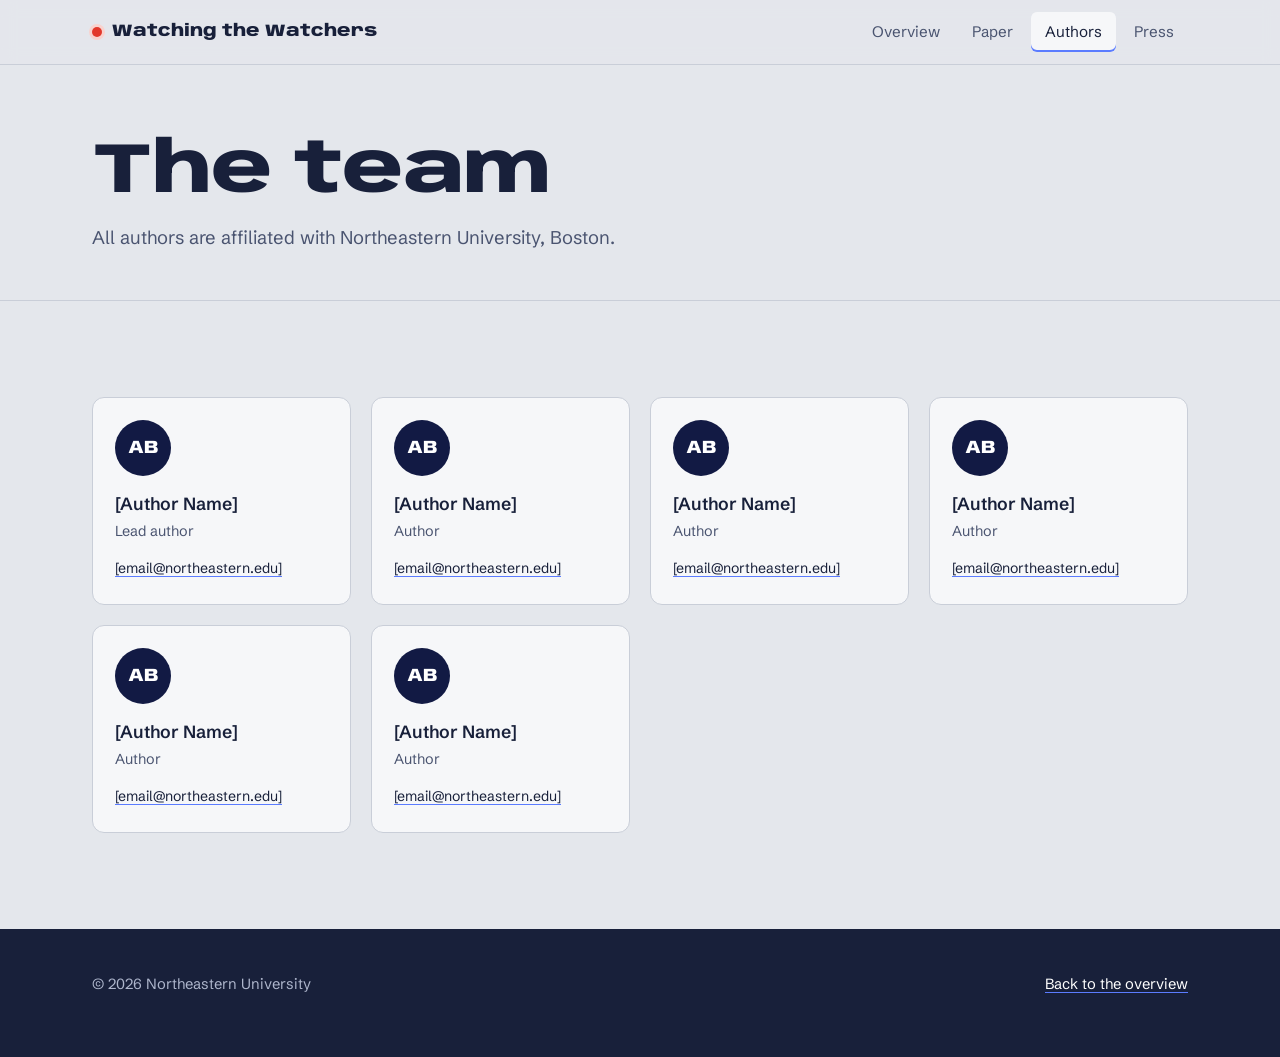
<file: authors.html>
<!DOCTYPE html>
<html lang="en">
<head>
<meta charset="UTF-8">
<meta name="viewport" content="width=device-width, initial-scale=1, viewport-fit=cover">
<title>Authors | Watching the Watchers</title>
<link rel="preconnect" href="https://fonts.googleapis.com">
<link rel="preconnect" href="https://fonts.gstatic.com" crossorigin>
<link href="https://fonts.googleapis.com/css2?family=Anybody:wdth,wght@50..150,400..900&family=Schibsted+Grotesk:wght@400;500;600;700&display=swap" rel="stylesheet">
<link rel="stylesheet" href="styles.css">
</head>
<body>

<nav class="top" aria-label="Main">
  <div class="wrap">
    <a class="brand" href="index.html"><span class="led" aria-hidden="true"></span>Watching the Watchers</a>
    <div class="links">
      <a href="index.html">Overview</a>
      <a href="paper.html">Paper</a>
      <a href="authors.html" class="active" aria-current="page">Authors</a>
      <a href="coverage.html">Press</a>
    </div>
  </div>
</nav>

<header class="page-head">
  <div class="wrap">
    <h1>The team</h1>
    <p>All authors are affiliated with Northeastern University, Boston.</p>
  </div>
</header>

<section>
  <div class="wrap">
    <!-- Copy a "person" block per author. Replace AB with their initials, or add a photo. -->
    <div class="people">

      <div class="person">
        <div class="avatar"><!-- optional: <img src="images/people/name.jpg" alt=""> -->AB</div>
        <div class="name"><a href="[personal website]" target="_blank" rel="noopener">[Author Name]</a></div>
        <div class="role">Lead author</div>
        <a class="email" href="mailto:[email]">[email@northeastern.edu]</a>
      </div>

      <div class="person">
        <div class="avatar"><!-- optional: <img src="images/people/name.jpg" alt=""> -->AB</div>
        <div class="name"><a href="[personal website]" target="_blank" rel="noopener">[Author Name]</a></div>
        <div class="role">Author</div>
        <a class="email" href="mailto:[email]">[email@northeastern.edu]</a>
      </div>

      <div class="person">
        <div class="avatar"><!-- optional: <img src="images/people/name.jpg" alt=""> -->AB</div>
        <div class="name"><a href="[personal website]" target="_blank" rel="noopener">[Author Name]</a></div>
        <div class="role">Author</div>
        <a class="email" href="mailto:[email]">[email@northeastern.edu]</a>
      </div>

      <div class="person">
        <div class="avatar"><!-- optional: <img src="images/people/name.jpg" alt=""> -->AB</div>
        <div class="name"><a href="[personal website]" target="_blank" rel="noopener">[Author Name]</a></div>
        <div class="role">Author</div>
        <a class="email" href="mailto:[email]">[email@northeastern.edu]</a>
      </div>

      <div class="person">
        <div class="avatar"><!-- optional: <img src="images/people/name.jpg" alt=""> -->AB</div>
        <div class="name"><a href="[personal website]" target="_blank" rel="noopener">[Author Name]</a></div>
        <div class="role">Author</div>
        <a class="email" href="mailto:[email]">[email@northeastern.edu]</a>
      </div>

      <div class="person">
        <div class="avatar"><!-- optional: <img src="images/people/name.jpg" alt=""> -->AB</div>
        <div class="name"><a href="[personal website]" target="_blank" rel="noopener">[Author Name]</a></div>
        <div class="role">Author</div>
        <a class="email" href="mailto:[email]">[email@northeastern.edu]</a>
      </div>
    </div>
  </div>
</section>

<footer>
  <div class="wrap">
    <p>© 2026 Northeastern University</p>
    <p><a href="index.html">Back to the overview</a></p>
  </div>
</footer>

</body>
</html>
</file>
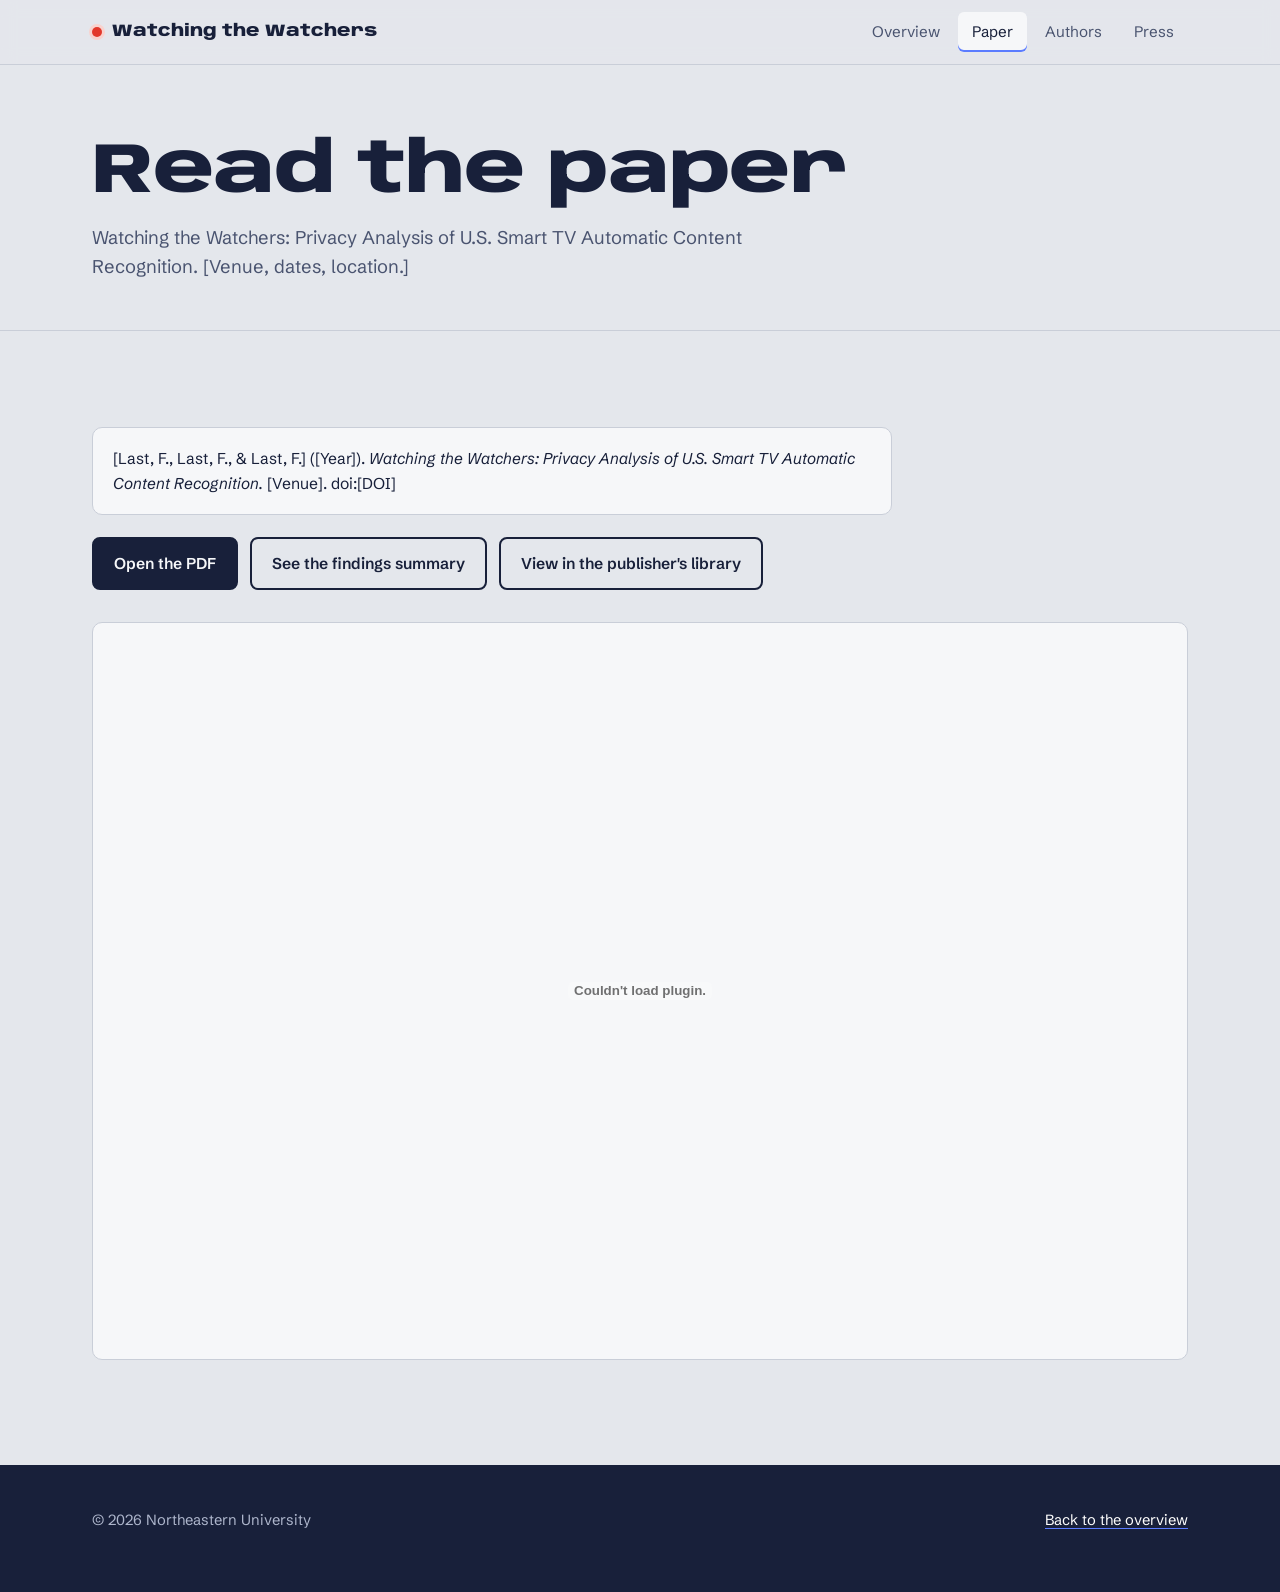
<file: paper.html>
<!DOCTYPE html>
<html lang="en">
<head>
<meta charset="UTF-8">
<meta name="viewport" content="width=device-width, initial-scale=1, viewport-fit=cover">
<title>Paper | Watching the Watchers</title>
<link rel="preconnect" href="https://fonts.googleapis.com">
<link rel="preconnect" href="https://fonts.gstatic.com" crossorigin>
<link href="https://fonts.googleapis.com/css2?family=Anybody:wdth,wght@50..150,400..900&family=Schibsted+Grotesk:wght@400;500;600;700&display=swap" rel="stylesheet">
<link rel="stylesheet" href="styles.css">
</head>
<body>

<nav class="top" aria-label="Main">
  <div class="wrap">
    <a class="brand" href="index.html"><span class="led" aria-hidden="true"></span>Watching the Watchers</a>
    <div class="links">
      <a href="index.html">Overview</a>
      <a href="paper.html" class="active" aria-current="page">Paper</a>
      <a href="authors.html">Authors</a>
      <a href="coverage.html">Press</a>
    </div>
  </div>
</nav>

<header class="page-head">
  <div class="wrap">
    <h1>Read the paper</h1>
    <p>Watching the Watchers: Privacy Analysis of U.S. Smart TV Automatic Content Recognition. [Venue, dates, location.]</p>
  </div>
</header>

<section>
  <div class="wrap">
    <div class="cite-block">
      [Last, F., Last, F., &amp; Last, F.] ([Year]). <i>Watching the Watchers: Privacy Analysis of U.S. Smart TV Automatic Content Recognition.</i> [Venue]. doi:[DOI]
    </div>
    <div class="paper-actions">
      <a class="btn solid" href="paper.pdf" target="_blank" rel="noopener">Open the PDF</a>
      <a class="btn" href="index.html#findings">See the findings summary</a>
      <a class="btn" href="https://doi.org/[DOI]" target="_blank" rel="noopener">View in the publisher's library</a>
    </div>
    <!-- Put the PDF next to this file as paper.pdf -->
    <embed class="pdf-frame" type="application/pdf" src="paper.pdf">
  </div>
</section>

<footer>
  <div class="wrap">
    <p>© 2026 Northeastern University</p>
    <p><a href="index.html">Back to the overview</a></p>
  </div>
</footer>

</body>
</html>
</file>
<file: styles.css>
/* ==========================================================
   Watching the Watchers — site styles
   Palette: a living room at night. Matte TV-plastic walls,
   a deep indigo screen, its blue glow, and the red standby LED
   reserved for privacy problems.
   ========================================================== */
:root{
  --wall:      #E4E7EC;  /* page background */
  --paper:     #F6F7F9;  /* alternate sections, cards */
  --ink:       #18203A;  /* text, bezel */
  --ink-2:     #4A5470;  /* secondary text */
  --rule:      #C9CED8;  /* borders on light */
  --screen:    #121A44;  /* TV screen, dark panels */
  --screen-2:  #1C2560;
  --glow:      #5B7CFF;  /* screen light, links, opted-in traffic */
  --glow-soft: #C9D3FF;
  --led:       #E2382B;  /* standby LED: violations, opted-out traffic */
  --led-soft:  #F8D3CF;
  --display: 'Anybody', 'Arial Narrow', sans-serif;
  --body: 'Schibsted Grotesk', system-ui, sans-serif;
  color-scheme: light;
}
*{ box-sizing:border-box; }
html{ scroll-behavior:smooth; scroll-padding-top:80px; }
body{
  margin:0; background:var(--wall); color:var(--ink);
  font-family:var(--body); font-size:18px; line-height:1.6;
  -webkit-font-smoothing:antialiased;
  padding-bottom:env(safe-area-inset-bottom,0px);
}
a{ color:var(--ink); text-decoration-color:var(--glow); text-underline-offset:3px; }
a:hover{ color:var(--glow); }
a:focus-visible, button:focus-visible{ outline:3px solid var(--glow); outline-offset:3px; border-radius:4px; }
.wrap{ max-width:1160px; margin:0 auto; padding:0 32px; }
.measure{ max-width:66ch; }
h1,h2,h3{ font-family:var(--display); font-weight:800; line-height:1.02; margin:0; letter-spacing:-0.01em; }
h2{ font-size:clamp(2rem,4.2vw,3.1rem); font-stretch:118%; margin-bottom:20px; }
h3{ font-size:1.35rem; font-stretch:110%; font-weight:700; margin-bottom:8px; }
p{ margin:0 0 16px; }
.lede{ font-size:1.25rem; line-height:1.5; color:var(--ink-2); }

/* ---------- nav ---------- */
nav.top{
  position:sticky; top:0; z-index:50; background:rgba(228,231,236,0.92);
  backdrop-filter:blur(8px); border-bottom:1px solid var(--rule);
  padding-top:env(safe-area-inset-top,0px);
}
nav.top .wrap{ display:flex; align-items:center; justify-content:space-between; gap:20px; min-height:64px; flex-wrap:wrap; }
.brand{ display:flex; align-items:center; gap:10px; text-decoration:none; font-family:var(--display); font-weight:800; font-stretch:115%; font-size:1.05rem; }
.brand .led{ width:10px; height:10px; border-radius:50%; background:var(--led); box-shadow:0 0 0 3px var(--led-soft); }
.links{ display:flex; gap:4px; flex-wrap:wrap; }
.links a{ text-decoration:none; font-size:0.95rem; padding:8px 14px; border-radius:6px; color:var(--ink-2); }
.links a:hover{ color:var(--ink); background:var(--paper); }
.links a.active{ color:var(--ink); background:var(--paper); box-shadow:inset 0 -2px 0 var(--glow); }

/* ---------- hero ---------- */
.hero{ padding:72px 0 56px; }
.hero-grid{ display:grid; grid-template-columns:1.05fr 1fr; gap:56px; align-items:center; }
.hero h1{ font-size:clamp(3rem,7.4vw,6.2rem); font-stretch:125%; letter-spacing:-0.025em; margin-bottom:18px; }
.hero .subtitle{ font-size:1.3rem; line-height:1.4; font-weight:500; margin-bottom:24px; max-width:30ch; }
.hero .lede{ max-width:46ch; }
.hero-actions{ display:flex; gap:12px; flex-wrap:wrap; margin-top:28px; }
.btn{
  display:inline-block; font-family:var(--body); font-weight:600; font-size:0.98rem; text-decoration:none;
  padding:12px 20px; border-radius:8px; border:2px solid var(--ink); color:var(--ink); background:transparent; cursor:pointer;
}
.btn.solid{ background:var(--ink); color:var(--paper); }
.btn.solid:hover{ background:var(--screen-2); color:#fff; }
.btn:hover{ color:var(--glow); border-color:var(--glow); }
.btn.solid:hover{ border-color:var(--screen-2); }

/* The TV: the one memorable object on the page */
.tv{ position:relative; }
.tv-set{
  background:var(--ink); border-radius:14px; padding:12px 12px 22px; position:relative;
  box-shadow:0 30px 60px -20px rgba(91,124,255,0.45);
}
.tv-set::after{ /* standby LED */
  content:""; position:absolute; bottom:8px; right:22px; width:6px; height:6px; border-radius:50%; background:var(--led);
}
.tv-screen{
  position:relative; aspect-ratio:16/9; border-radius:6px; overflow:hidden;
  background:radial-gradient(120% 90% at 30% 20%, #2B3A9A 0%, var(--screen) 60%);
}
.tv-scene{ position:absolute; inset:0; display:flex; align-items:flex-end; padding:22px; transition:opacity .4s ease; }
.tv-scene .show{ font-family:var(--display); font-stretch:120%; font-weight:700; color:#fff; font-size:clamp(1.1rem,2.4vw,1.7rem); line-height:1.1; }
.tv-scene .genre{ display:block; font-family:var(--body); font-weight:500; font-size:0.85rem; color:var(--glow-soft); margin-top:4px; }
.tv-shape{ position:absolute; border-radius:50%; filter:blur(2px); opacity:0.9; transition:all 1.2s ease; }
.tv-flash{ position:absolute; inset:0; background:#fff; opacity:0; pointer-events:none; }
.tv-flash.on{ animation:flash .45s ease-out; }
@keyframes flash{ 0%{opacity:.55} 100%{opacity:0} }
.tv-stand{ width:34%; height:12px; margin:0 auto; background:var(--ink); border-radius:0 0 8px 8px; }

.capture-log{
  margin-top:22px; background:var(--paper); border:1px solid var(--rule); border-radius:10px; padding:14px 16px;
  font-size:0.88rem; min-height:150px;
}
.capture-log .log-head{ display:flex; justify-content:space-between; color:var(--ink-2); font-size:0.82rem; margin-bottom:8px; }
.capture-log ol{ list-style:none; margin:0; padding:0; }
.capture-log li{ display:grid; grid-template-columns:5.2em 1fr; gap:10px; padding:5px 0; border-top:1px solid var(--rule); font-variant-numeric:tabular-nums; }
.capture-log li:first-child{ border-top:none; }
.capture-log li .t{ color:var(--ink-2); }
.capture-log li b{ font-weight:600; }
.capture-log li.new{ animation:slidein .35s ease-out; }
@keyframes slidein{ from{ opacity:0; transform:translateY(-6px);} to{ opacity:1; transform:none;} }
.illustrative{ font-size:0.8rem; color:var(--ink-2); margin-top:8px; }

/* ---------- study at a glance ---------- */
.glance{ border-top:1px solid var(--rule); border-bottom:1px solid var(--rule); background:var(--paper); }
.glance .wrap{ display:grid; grid-template-columns:repeat(5,1fr); }
.glance div.cell{ padding:26px 20px 24px; border-left:1px solid var(--rule); }
.glance div.cell:first-child{ border-left:none; padding-left:0; }
.glance .num{ font-family:var(--display); font-weight:800; font-stretch:120%; font-size:2.4rem; line-height:1; font-variant-numeric:tabular-nums; }
.glance .lbl{ font-size:0.92rem; color:var(--ink-2); margin-top:6px; line-height:1.35; }

/* ---------- sections ---------- */
section{ padding:96px 0; }
section.alt{ background:var(--paper); }
.section-head{ display:grid; grid-template-columns:220px 1fr; gap:40px; margin-bottom:40px; }
.section-head .kicker{ font-size:0.95rem; color:var(--ink-2); padding-top:10px; border-top:3px solid var(--ink); }
.section-head .kicker.alert{ border-top-color:var(--led); }
.body-col{ margin-left:260px; }

/* pipeline: how ACR works (a real sequence, so it is numbered) */
.pipeline{ list-style:none; margin:0; padding:0; display:grid; grid-template-columns:repeat(4,1fr); counter-reset:step; position:relative; }
.pipeline li{ counter-increment:step; padding:0 24px 0 0; position:relative; }
.pipeline li::before{
  content:counter(step); display:flex; align-items:center; justify-content:center;
  width:44px; height:44px; border-radius:50%; background:var(--wall); border:2px solid var(--ink);
  font-family:var(--display); font-weight:800; font-size:1.1rem; margin-bottom:18px; position:relative; z-index:1;
}
.pipeline li:last-child::before{ background:var(--led); border-color:var(--led); color:#fff; }
.pipeline::before{ content:""; position:absolute; top:22px; left:22px; right:12%; height:2px; background:var(--rule); }
.pipeline p{ font-size:1rem; color:var(--ink-2); }

/* research questions */
.questions{ list-style:none; margin:0; padding:0; display:grid; grid-template-columns:repeat(3,1fr); gap:2px; background:var(--rule); border:2px solid var(--rule); border-radius:12px; overflow:hidden; }
.questions li{ background:var(--wall); padding:28px; font-size:1.2rem; line-height:1.4; font-weight:500; }
section.alt .questions li{ background:var(--paper); }
.questions li span{ display:block; font-size:0.9rem; color:var(--ink-2); font-weight:400; margin-top:10px; }

/* methods */
.method-grid{ display:grid; grid-template-columns:1fr 1fr; gap:48px; align-items:start; }
.figure{ margin:0; }
.figure img{ width:100%; display:block; border-radius:10px; border:1px solid var(--rule); }
.figure .photo-fallback{
  display:none; align-items:center; justify-content:center; text-align:center; aspect-ratio:4/3;
  border:2px dashed var(--rule); border-radius:10px; color:var(--ink-2); font-size:0.9rem; padding:20px; background:var(--wall);
}
.figure figcaption{ font-size:0.88rem; color:var(--ink-2); margin-top:10px; }
.states{ display:grid; grid-template-columns:1fr 1fr; gap:16px; margin:24px 0; }
.state{ border-radius:10px; padding:18px; border:2px solid var(--rule); background:var(--wall); }
.state h3{ font-size:1.1rem; display:flex; align-items:center; gap:8px; }
.state .dot{ width:10px; height:10px; border-radius:50%; }
.state p{ font-size:0.95rem; color:var(--ink-2); margin:0; }
.scenario-list{ columns:2; gap:28px; padding-left:1.2em; margin:0; font-size:1rem; }
.scenario-list li{ margin-bottom:6px; }

.table-wrap{ overflow-x:auto; margin-top:28px; border:1px solid var(--rule); border-radius:10px; background:var(--paper); }
table.devices{ width:100%; min-width:640px; border-collapse:collapse; font-size:0.98rem; }
table.devices th{ text-align:left; font-weight:600; font-size:0.88rem; color:var(--ink-2); padding:12px 16px; border-bottom:2px solid var(--rule); }
table.devices td{ padding:12px 16px; border-bottom:1px solid var(--rule); }
table.devices tr:last-child td{ border-bottom:none; }
table.devices td.os{ font-weight:600; }
.note{ font-size:0.9rem; color:var(--ink-2); margin-top:14px; }

/* method section additions */
.method-block{ margin-top:64px; }
.two-steps{ list-style:none; margin:0; padding:0; display:grid; grid-template-columns:1fr 1fr; gap:0; counter-reset:st; border:2px solid var(--ink); border-radius:12px; overflow:hidden; }
.two-steps li{ counter-increment:st; padding:24px 28px; position:relative; }
.two-steps li + li{ border-left:2px solid var(--ink); background:var(--paper); }
.two-steps li h3::before{ content:counter(st) ". "; color:var(--glow); }
.two-steps p{ margin:0; color:var(--ink-2); font-size:1rem; }
.routes{ display:grid; grid-template-columns:repeat(3,1fr); gap:16px; margin-top:20px; }
.route{ background:var(--paper); border:1px solid var(--rule); border-top:4px solid var(--glow); border-radius:10px; padding:20px; }
.route h4{ margin:0 0 6px; font-size:1.05rem; }
.route p{ margin:0; font-size:0.96rem; color:var(--ink-2); }
table.scenarios td{ vertical-align:top; }
table.scenarios tr.grp td{ border-top:2px solid var(--rule); }
table.scenarios tbody tr:first-child td{ border-top:none; }
table.scenarios td.os{ border-right:1px solid var(--rule); width:24%; }
table.scenarios td.muted{ color:var(--ink-2); }
table.signal td.c, table.signal th.c{ text-align:center; }
table.signal td.yes{ color:var(--screen); font-weight:600; background:rgba(91,124,255,0.12); }
table.signal td.no{ color:var(--ink-2); }
.rq-approach li{ font-size:1.08rem; }
@media (max-width:900px){
  .routes, .two-steps{ grid-template-columns:1fr; }
  .two-steps li + li{ border-left:none; border-top:2px solid var(--ink); }
}

table.oses td.share{ width:40%; }
table.oses .share-num{ display:inline-block; width:3.2em; font-weight:600; font-variant-numeric:tabular-nums; }
table.oses .share-cell{ display:flex; align-items:center; gap:8px; }
table.oses .share-track{ flex:1; max-width:260px; }
table.oses .share-bar{ display:block; height:10px; min-width:4px; background:var(--glow); border-radius:2px; }
table.oses tfoot td{ border-top:2px solid var(--rule); border-bottom:none; font-weight:600; }

/* ---------- finding: opt-out grid ---------- */
.finding-stat{ display:flex; gap:40px; flex-wrap:wrap; margin:8px 0 36px; }
.finding-stat div{ max-width:22ch; }
.finding-stat .big{ font-family:var(--display); font-weight:800; font-stretch:120%; font-size:3.2rem; line-height:1; }
.finding-stat .big.red{ color:var(--led); }
.finding-stat .small{ font-size:0.95rem; color:var(--ink-2); margin-top:6px; line-height:1.4; }

.grid-panel{ background:var(--screen); color:#E8ECFF; border-radius:14px; padding:28px; }
.grid-controls{ display:flex; justify-content:space-between; align-items:center; gap:16px; flex-wrap:wrap; margin-bottom:22px; }
.switch{ display:inline-flex; background:var(--screen-2); border-radius:10px; padding:4px; }
.switch button{
  font-family:var(--body); font-size:0.95rem; font-weight:600; border:none; background:transparent; color:var(--glow-soft);
  padding:9px 16px; border-radius:7px; cursor:pointer;
}
.switch button[aria-pressed="true"]{ background:#fff; color:var(--screen); }
.legend{ display:flex; gap:18px; font-size:0.88rem; color:var(--glow-soft); flex-wrap:wrap; }
.legend span{ display:inline-flex; align-items:center; gap:8px; }
.legend i{ width:14px; height:14px; border-radius:3px; display:inline-block; }
.og-scroll{ overflow-x:auto; }
table.optgrid{ border-collapse:separate; border-spacing:4px; min-width:820px; width:100%; table-layout:fixed; }
table.optgrid th{ font-weight:500; font-size:0.74rem; line-height:1.2; vertical-align:bottom; color:var(--glow-soft); padding:4px; text-align:center; }
table.optgrid th.row{ text-align:left; font-size:0.95rem; color:#fff; font-weight:600; white-space:nowrap; padding-right:12px; }
table.optgrid th.grp{ font-size:0.8rem; color:#fff; border-bottom:1px solid #34408A; padding-bottom:6px; }
table.optgrid td{ height:34px; border-radius:5px; background:#283272; cursor:pointer; transition:transform .12s ease; }
table.optgrid td.on-in{ background:var(--glow); }
table.optgrid td.on-out{ background:var(--led); }
table.optgrid td:hover{ transform:scale(1.08); }
table.optgrid td.sel{ outline:2px solid #fff; outline-offset:1px; }
table.optgrid td.rate{ background:transparent; cursor:default; text-align:right; font-variant-numeric:tabular-nums; font-size:0.9rem; color:var(--glow-soft); padding-left:10px; white-space:nowrap; }
table.optgrid td.rate:hover{ transform:none; }
.inspector{ margin-top:18px; padding:14px 16px; border-radius:8px; background:var(--screen-2); font-size:0.95rem; min-height:52px; }
.inspector b{ color:#fff; }
.sample-banner{
  display:none; background:#FFF3C4; color:#5A4500; border:1px solid #E7C95C; border-radius:8px;
  padding:10px 14px; font-size:0.9rem; margin-bottom:18px;
}
.sample-banner.show{ display:block; }

/* ---------- finding: exposure ---------- */
.exposure-grid{ display:grid; grid-template-columns:1fr 1fr; gap:24px; }
.exposure{ border-radius:12px; padding:28px; border:2px solid var(--rule); background:var(--wall); }
.exposure h3{ margin-bottom:12px; }
.exposure p{ font-size:1rem; color:var(--ink-2); }

.broker > div{ min-width:0; }
.broker{ margin-top:24px; background:var(--screen); color:#E8ECFF; border-radius:14px; padding:44px; display:grid; grid-template-columns:1.3fr 1fr; gap:44px; align-items:end; }
.broker .huge{ font-family:var(--display); font-weight:900; font-stretch:105%; font-size:clamp(2.6rem,7vw,5.8rem); line-height:0.9; letter-spacing:-0.03em; color:#fff; font-variant-numeric:tabular-nums; }
.broker .huge-lbl{ font-size:1.15rem; color:var(--glow-soft); margin-top:14px; max-width:30ch; }
.broker dl{ margin:0; display:grid; gap:18px; }
.broker dt{ font-family:var(--display); font-weight:800; font-stretch:120%; font-size:2rem; color:#fff; line-height:1; }
.broker dd{ margin:4px 0 0; font-size:0.95rem; color:var(--glow-soft); }
.broker .fixed{ grid-column:1 / -1; border-top:1px solid #34408A; padding-top:20px; font-size:1rem; color:var(--glow-soft); display:flex; gap:10px; align-items:baseline; }
.broker .fixed b{ color:#fff; white-space:nowrap; }

/* ---------- conclusion ---------- */
.takeaways{ list-style:none; margin:0; padding:0; }
.takeaways li{ padding:22px 0; border-top:1px solid var(--rule); font-size:1.2rem; line-height:1.45; max-width:62ch; }
.takeaways li:first-child{ border-top:none; padding-top:0; }
.closing{ margin-top:40px; font-family:var(--display); font-weight:700; font-stretch:115%; font-size:clamp(1.5rem,2.8vw,2.1rem); line-height:1.2; max-width:30ch; }
.caveat{ margin-top:36px; padding:18px 20px; border-left:3px solid var(--glow); background:var(--wall); font-size:0.98rem; color:var(--ink-2); max-width:70ch; }

/* ---------- inner pages ---------- */
.page-head{ padding:72px 0 48px; border-bottom:1px solid var(--rule); }
.page-head h1{ font-size:clamp(2.6rem,6vw,4.4rem); font-stretch:125%; letter-spacing:-0.02em; margin-bottom:14px; }
.page-head p{ max-width:60ch; color:var(--ink-2); font-size:1.15rem; margin:0; }
.cite-block{ background:var(--paper); border:1px solid var(--rule); border-radius:10px; padding:18px 20px; font-size:0.98rem; line-height:1.6; max-width:80ch; }
.paper-actions{ display:flex; gap:12px; flex-wrap:wrap; margin:22px 0 32px; }
.pdf-frame{ width:100%; height:82vh; border:1px solid var(--rule); border-radius:10px; background:var(--paper); }

.people{ display:grid; grid-template-columns:repeat(auto-fill,minmax(250px,1fr)); gap:20px; }
.person{ background:var(--paper); border:1px solid var(--rule); border-radius:12px; padding:22px; }
.person .avatar{ width:56px; height:56px; border-radius:50%; background:var(--screen); color:#fff; display:flex; align-items:center; justify-content:center; font-family:var(--display); font-weight:800; font-stretch:115%; margin-bottom:14px; overflow:hidden; }
.person .avatar img{ width:100%; height:100%; object-fit:cover; }
.person .name{ font-weight:600; font-size:1.1rem; }
.person .name a{ text-decoration:none; }
.person .name a:hover{ text-decoration:underline; }
.person .role{ font-size:0.9rem; color:var(--ink-2); margin:2px 0 10px; }
.person .email{ font-size:0.88rem; }

.press{ list-style:none; margin:0; padding:0; }
.press li{ border-top:1px solid var(--rule); }
.press li:last-child{ border-bottom:1px solid var(--rule); }
.press a{ display:grid; grid-template-columns:180px 1fr 120px; gap:24px; align-items:baseline; padding:22px 0; text-decoration:none; }
.press .outlet{ display:flex; align-items:center; gap:10px; font-weight:600; font-size:0.98rem; }
.press .outlet img{ width:20px; height:20px; border-radius:4px; }
.press .headline{ font-family:var(--display); font-weight:700; font-stretch:108%; font-size:1.3rem; line-height:1.25; }
.press a:hover .headline{ color:var(--glow); }
.press .date{ text-align:right; color:var(--ink-2); font-size:0.92rem; }

/* ---------- footer ---------- */
footer{ background:var(--ink); color:#AEB6CC; padding:44px 0; font-size:0.92rem; }
footer .wrap{ display:flex; justify-content:space-between; gap:20px; flex-wrap:wrap; }
footer a{ color:#fff; }

/* ---------- responsive ---------- */
@media (max-width:900px){
  .hero-grid, .method-grid, .exposure-grid, .broker{ grid-template-columns:1fr; }
  .section-head{ grid-template-columns:1fr; gap:14px; }
  .section-head .kicker{ max-width:220px; }
  .body-col{ margin-left:0; }
  .glance .wrap{ grid-template-columns:repeat(2,1fr); }
  .glance div.cell, .glance div.cell:first-child{ border-left:none; padding-left:0; border-top:1px solid var(--rule); }
  .pipeline{ grid-template-columns:1fr 1fr; row-gap:32px; }
  .pipeline::before{ display:none; }
  .questions{ grid-template-columns:1fr; }
  .press a{ grid-template-columns:1fr; gap:6px; }
  .press .date{ text-align:left; }
}
@media (max-width:560px){
  body{ font-size:17px; }
  .wrap{ padding:0 20px; }
  section{ padding:68px 0; }
  .states, .pipeline{ grid-template-columns:1fr; }
  .scenario-list{ columns:1; }
  .broker{ padding:28px; }
  .broker .fixed{ flex-direction:column; gap:4px; }
}
@media (prefers-reduced-motion:reduce){
  html{ scroll-behavior:auto; }
  *, *::before, *::after{ animation:none !important; transition:none !important; }
}

/* ================= results update ================= */
.takeaways.compact li{ font-size:1.05rem; padding:16px 0; }
.takeaways.compact{ margin-bottom:40px; }
.grid-title{ color:#fff; font-size:1.1rem; margin:0; }
table.optgrid th span{ display:block; font-weight:400; font-size:0.78rem; color:var(--glow-soft); }
table.optgrid thead th.end{ text-align:left; padding-left:10px; }
table.optgrid td{ font-size:0.72rem; font-weight:600; color:#fff; text-align:center; font-variant-numeric:tabular-nums; }
table.optgrid td.on-out{ background:rgba(226,56,43,var(--a,1)); }
table.optgrid td.on-in{ background:rgba(91,124,255,var(--a,1)); }
table.optgrid td.na{ background-image:repeating-linear-gradient(135deg, transparent 0 6px, rgba(255,255,255,0.28) 6px 8px); }
table.optgrid td.unk{ background:transparent; border:1px dashed #5A67B8; color:var(--glow-soft); }
table.optgrid td.rate{ text-align:left; font-weight:500; font-size:0.85rem; white-space:normal; line-height:1.25; }
table.optgrid td.verdict{ color:#9FE0C0; }
table.optgrid td.verdict.bad{ color:#FFB4AC; }
.legend .na-swatch{ background-color:#B5302A; background-image:repeating-linear-gradient(135deg, transparent 0 3px, rgba(255,255,255,0.4) 3px 5px); }
.legend .ramp{ width:90px; height:12px; border-radius:3px; }
.legend .ramp.blue{ background:linear-gradient(90deg, rgba(91,124,255,0.25), var(--glow)); }
.legend .ramp.red{ background:linear-gradient(90deg, rgba(226,56,43,0.25), var(--led)); }
.figure.fig6{ max-width:560px; }
.figure.fig6 img{ background:#fff; }
.method-block.first{ margin-top:0; }
.tag{ display:inline-block; font-size:0.85rem; font-weight:600; padding:3px 10px; border-radius:20px; background:var(--wall); border:1px solid var(--rule); color:var(--ink-2); }
.tag.video{ background:#E6EBFF; border-color:var(--glow-soft); color:var(--screen); }
.tag.audio{ background:#FFF0D6; border-color:#F0C98A; color:#6B4300; }
.packet, .dns{ margin:0; background:var(--screen); color:#E8ECFF; border-radius:12px; padding:22px; }
.packet-head{ font-size:0.88rem; color:var(--glow-soft); margin-bottom:12px; }
.packet dl{ margin:0; }
.packet dl div{ display:flex; justify-content:space-between; gap:16px; padding:8px 0; border-top:1px solid #2C3778; font-size:0.95rem; }
.packet dl div:first-child{ border-top:none; }
.packet dt{ color:var(--glow-soft); }
.packet dd{ margin:0; color:#fff; font-weight:600; text-align:right; }
.packet .reply{ border-top:2px solid var(--led) !important; }
.packet .reply dd{ color:#FFB4AC; }
.packet figcaption, .dns figcaption{ font-size:0.8rem; color:#97A2D6; margin-top:12px; }
.dns code{ display:block; font-family:ui-monospace, 'SF Mono', Menlo, Consolas, monospace; font-size:clamp(0.9rem,2vw,1.15rem); color:#fff; background:#0B1033; border-radius:8px; padding:16px; overflow-x:auto; white-space:nowrap; }
.dns .slug{ background:rgba(226,56,43,0.35); border-bottom:2px solid var(--led); }
.dns .plat{ background:rgba(91,124,255,0.3); border-bottom:2px solid var(--glow); }
.dns-key{ margin:14px 0 0; display:grid; gap:6px; font-size:0.9rem; }
.dns-key div{ display:flex; gap:10px; }
.dns-key dt{ font-weight:600; display:flex; align-items:center; gap:8px; min-width:9em; }
.dns-key dd{ margin:0; color:var(--glow-soft); }
.dns-key i{ width:12px; height:12px; border-radius:2px; display:inline-block; }
.k-slug{ background:var(--led); } .k-plat{ background:var(--glow); }
.broker{ margin-top:64px; }

.fig-row{ grid-template-columns:1fr; gap:32px; margin-top:20px; }
.fig-row .table-wrap{ margin-top:0; }
@media (max-width:900px){ .fig-row{ grid-template-columns:1fr; } }
</file>
